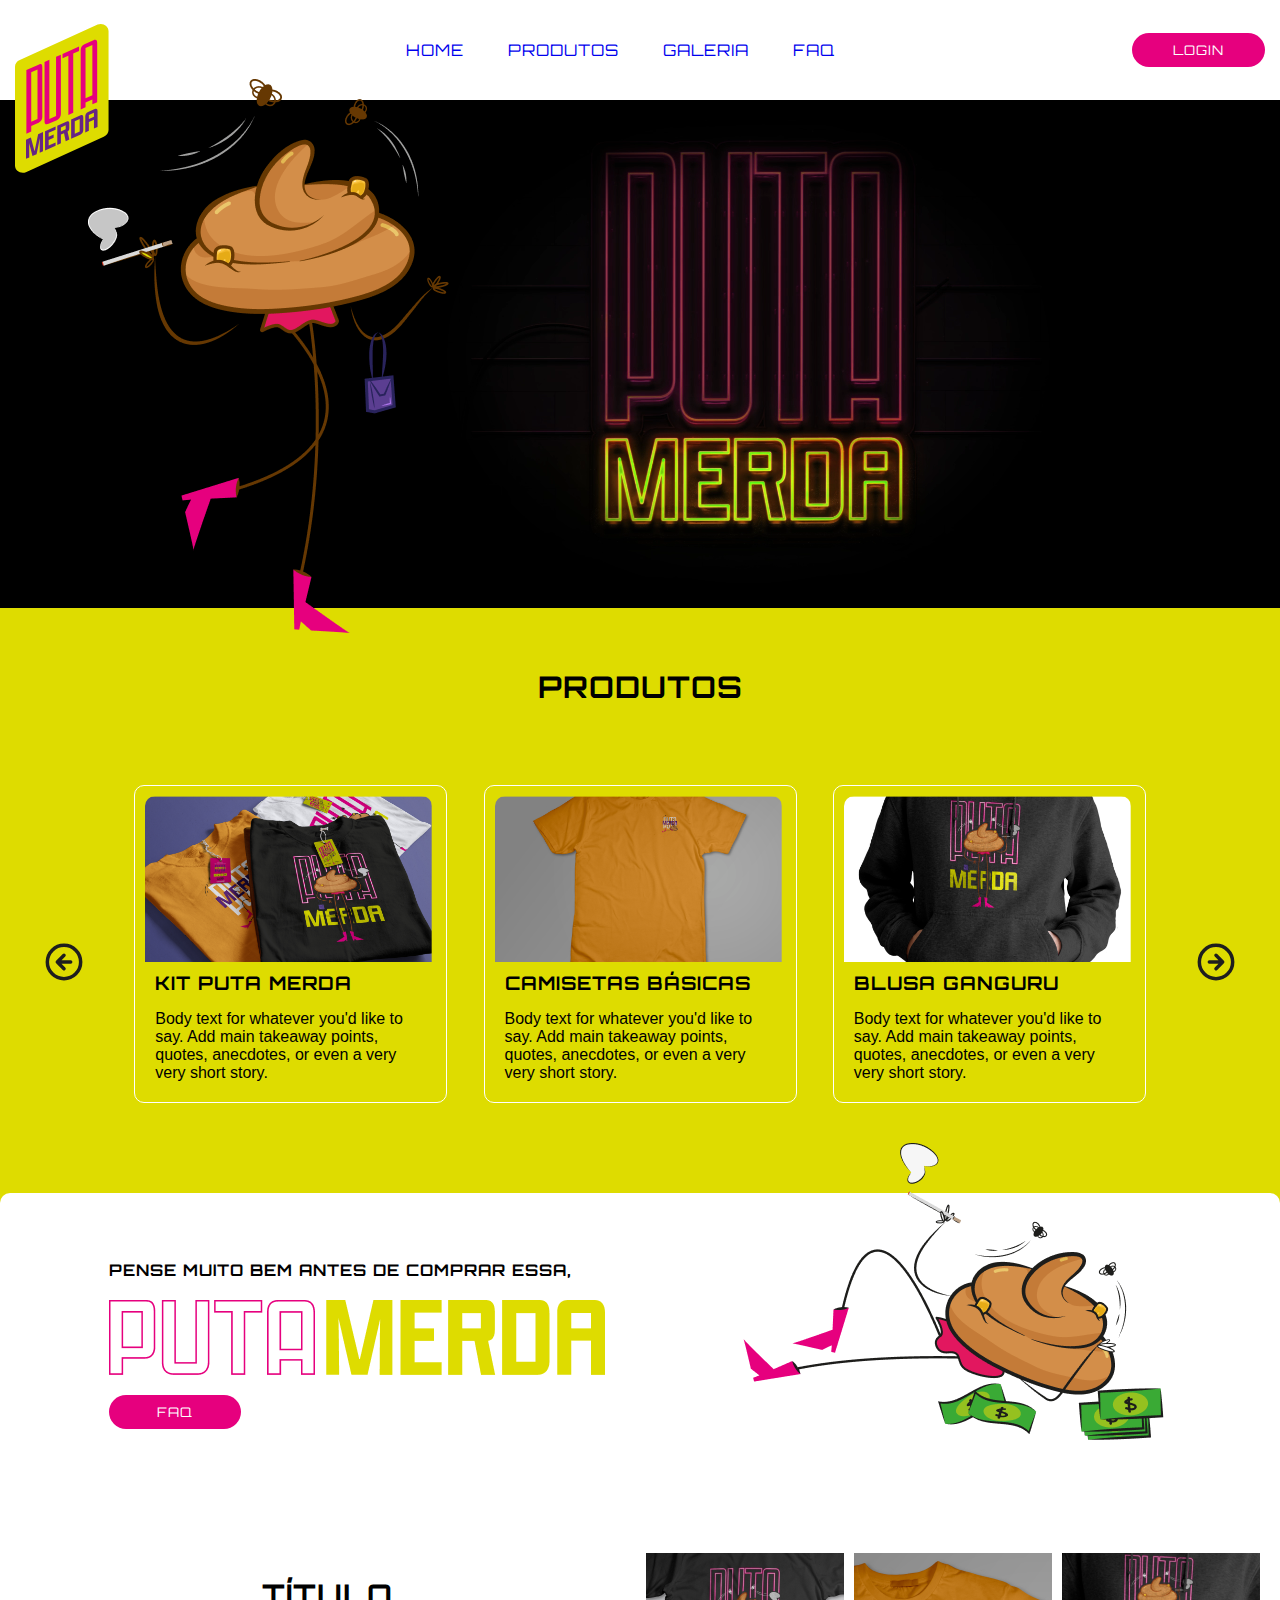
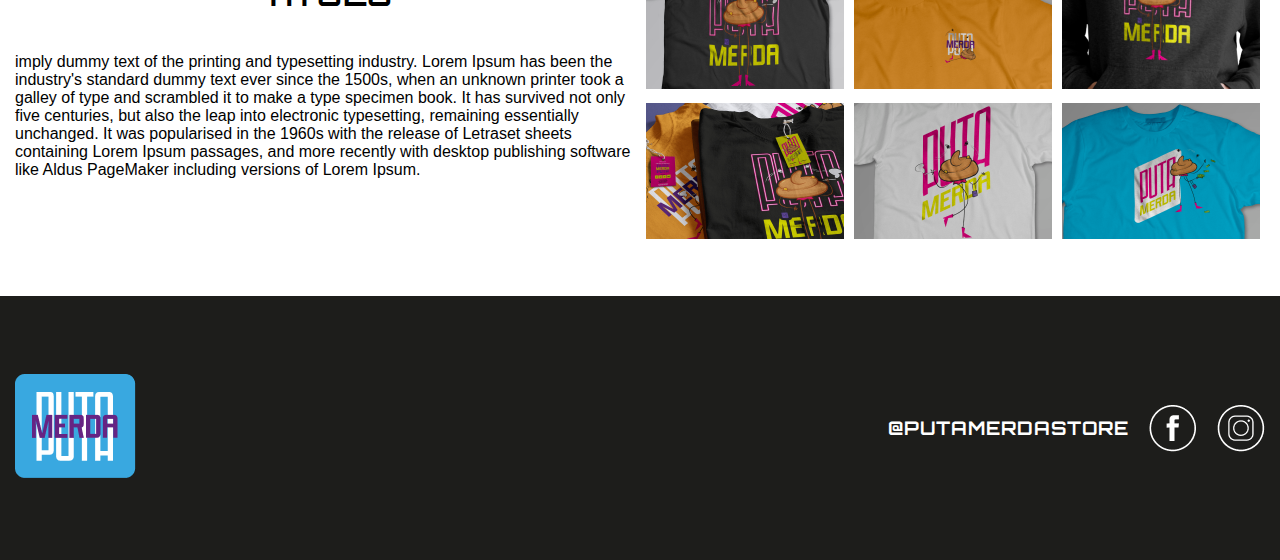
<file: index.html>
<!DOCTYPE html>
<html lang="pt-br">
  <head>
    <meta charset="UTF-8" />
    <meta name="viewport" content="width=device-width, initial-scale=1.0" />

    <link rel="stylesheet" href="style.css" />
    <link rel="icon" href="./img/fav_icon.svg" type="image/svg+xml" />
    <link rel="preconnect" href="https://fonts.googleapis.com" />
    <link rel="preconnect" href="https://fonts.gstatic.com" crossorigin />
    <link
      href="https://fonts.googleapis.com/css2?family=Noto+Sans:ital,wght@0,100..900;1,100..900&family=Orbitron:wght@400..900&display=swap"
      rel="stylesheet"
    />
    <title>home_PutaMerda</title>
  </head>
  <body>
    <header class="header grid">
      <a href="./index.html"
        ><img class="header__logo" src="./img/PMBrand.svg" alt="" srcset=""
      /></a>
      <nav>
        <ul class="header__menu">
          <li class="header__menuItem">
            <a class="header__menuLink" href="./index.html">home</a>
          </li>
          <li class="header__menuItem">
            <a class="header__menuLink" href="#produto">produtos</a>
          </li>
          <li class="header__menuItem">
            <a class="header__menuLink" href="#galeria">galeria</a>
          </li>
          <li class="header__menuItem">
            <a class="header__menuLink" href="./faq.html">FAQ</a>
          </li>
        </ul>
      </nav>
      <button
        class="header__menuButton"
        onclick="window.location.href='./login.html'"
      >
        login
      </button>
    </header>

    <section class="banner">
      <div class="banner__esquerda">
        <img
          src="./img/PutaMerda_personagem.png"
          alt="personagem_PutaMerda"
          srcset=""
        />
      </div>
      <!-- <div class="banner__direita">
        <img src="./img/neon.png" alt="escrita_PutaMerda" srcset="" />
        <img
          class="banner__direitaMoney"
          src="./img/money.png"
          alt="ilustraçao_dinheiro"
          srcset=""
        /> -->

        <video autoplay muted loop src="./img/NEON_PutaMerda_CANVA.mp4"></video>
      </div>
    </section>

    <main id="produto">
      <h2>produtos</h2>

      <div class="products__featured grid">
        <div class="arrow_previous">
          <img src="./img/arrow_previous.svg" alt="" />
        </div>

        <div class="products grid">
          <article class="products__card">
            <a class="card__link" href="./produtos.html"
              ><img
                class="card__img"
                src="./img/Image1.png"
                alt="kit de 3 camisetas da Puta Merda"
            /></a>
            <h3 class="card__title">kit Puta Merda</h3>
            <p class="card__text">
              Body text for whatever you'd like to say. Add main takeaway
              points, quotes, anecdotes, or even a very very short story.
            </p>
          </article>
          <article class="products__card">
            <a class="card__link" href="./produtos2.html"
              ><img
                class="card__img"
                src="./img/Image2.png"
                alt="kit de 3 camisetas da Puta Merda"
            /></a>
            <h3 class="card__title">Camisetas básicas</h3>
            <p class="card__text">
              Body text for whatever you'd like to say. Add main takeaway
              points, quotes, anecdotes, or even a very very short story.
            </p>
          </article>
          <article class="products__card">
            <a class="card__link" href="./produtos3.html"
              ><img
                class="card__img"
                src="./img/Image3.png"
                alt="kit de 3 camisetas da Puta Merda"
            /></a>
            <h3 class="card__title">Blusa ganguru</h3>
            <p class="card__text">
              Body text for whatever you'd like to say. Add main takeaway
              points, quotes, anecdotes, or even a very very short story.
            </p>
          </article>
        </div>

        <div class="arrow_next">
          <img src="./img/arrow_next.svg" alt="" />
        </div>
      </div>
    </main>

    <section class="banner_FAQ">
      <div class="banner_FAQleft">
        <h4>pense muito bem antes de comprar essa,</h4>
        <img
          class="texto1"
          src="./img/putaMerda.png"
          alt="escrita puta merda"
        />
        <img
          class="texto2"
          src="./img/putaMerda_vert.png"
          alt="escrita puta merda"
        />
        <button onclick="window.location.href='./faq.html'">FAQ</button>
      </div>
      <div class="banner_FAQright">
        <img
          src="./img/PutaMerda_personagemDeitada.png"
          alt="Personagem puta merda deitada"
        />
      </div>
    </section>

    <section class="grid" id="galeria">
      <div class="gallery ">
        <div class="gallery_left">
          <h2>Título</h2>
          <p>
            imply dummy text of the printing and typesetting industry. Lorem
            Ipsum has been the industry's standard dummy text ever since the
            1500s, when an unknown printer took a galley of type and scrambled
            it to make a type specimen book. It has survived not only five
            centuries, but also the leap into electronic typesetting, remaining
            essentially unchanged. It was popularised in the 1960s with the
            release of Letraset sheets containing Lorem Ipsum passages, and more
            recently with desktop publishing software like Aldus PageMaker
            including versions of Lorem Ipsum.
          </p>
        </div>
        <div class="gallery_right">
          <img src="./img/galeria__01.png" alt="" />
          <img src="./img/galeria__02.png" alt="" />
          <img src="./img/galeria__03.png" alt="" />
          <img src="./img/galeria__04.png" alt="" />
          <img src="./img/galeria__05.png" alt="" />
          <img src="./img/galeria__06.png" alt="" />
        </div>
      </div>
    </section>

    <footer>
      <div class="footer grid">
        <div class="logo_footer">
          <a href="./index.html"><img src="./img/PMBrand_2.png" alt="" /></a>
        </div>
        <div class="menu"></div>
        <div class="social_media">
          <h3>@putamerdastore</h3>
          <img src="./img/face_icon.png" alt="" srcset="" />
          <img src="./img/inst_icon.png" alt="" srcset="" />
        </div>
      </div>
    </footer>
  </body>
</html>
</file>
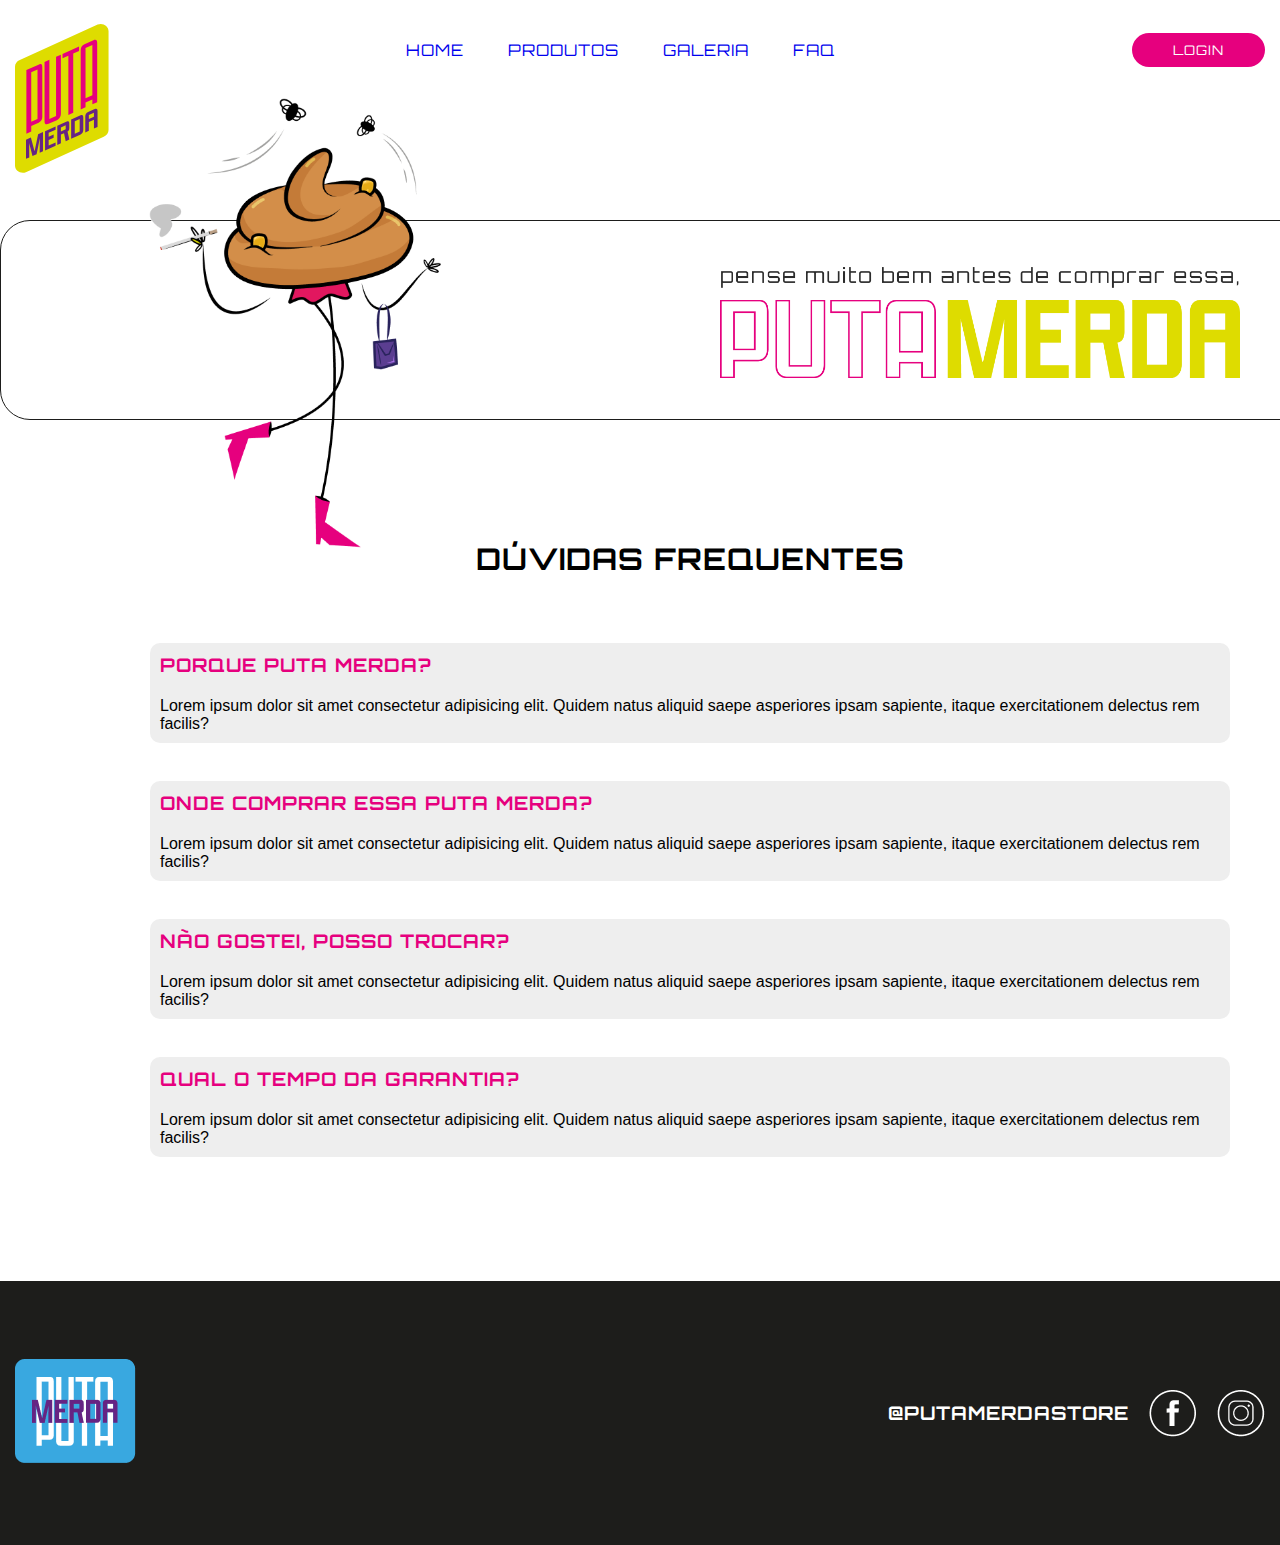
<file: faq.html>
<!DOCTYPE html>
<html lang="pt-br">
  <head>
    <meta charset="UTF-8" />
    <meta name="viewport" content="width=device-width, initial-scale=1.0" />
    <link rel="stylesheet" href="style.css" />
    <link rel="icon" href="./img/fav_icon.svg" type="image/svg+xml" />
    <link rel="preconnect" href="https://fonts.googleapis.com" />
    <link rel="preconnect" href="https://fonts.gstatic.com" crossorigin />
    <link
      href="https://fonts.googleapis.com/css2?family=Noto+Sans:ital,wght@0,100..900;1,100..900&family=Orbitron:wght@400..900&display=swap"
      rel="stylesheet"
    />
    <title>fac_PutaMerda</title>
  </head>
  <body>
    <header class="header grid">
      <a href="./index.html"
        ><img class="header__logo" src="./img/PMBrand.svg" alt="" srcset=""
      /></a>
      <nav class="">
        <ul class="header__menu">
          <li class="header__menuItem">
            <a class="header__menuLink" href="./index.html">home</a>
          </li>
          <li class="header__menuItem">
            <a class="header__menuLink" href="./index.html#produtos"
              >produtos</a
            >
          </li>
          <li class="header__menuItem">
            <a class="header__menuLink" href="./index.html#galeria">galeria</a>
          </li>
          <li class="header__menuItem">
            <a class="header__menuLink" href="./faq.html">FAQ</a>
          </li>
        </ul>
      </nav>
      <button
        class="header__menuButton"
        onclick="window.location.href='./login.html'"
      >
        login
      </button>
    </header>

    <div class="faq">
      <img class="faq_img" src="./img/PutaMerda_personagem_or.png" alt="" />
      <img class="faq_text" src="./img/faq_img.png" alt="" />
    </div>

   

    <section class="duvidas grid">
      <h2>Dúvidas frequentes</h2>
<br>
<br>
      
      <div class="painel">
        <h3>Porque puta merda?</h3>
        <p>
          Lorem ipsum dolor sit amet consectetur adipisicing elit. Quidem natus
          aliquid saepe asperiores ipsam sapiente, itaque exercitationem
          delectus rem facilis?
        </p>
        
      </div>
      <br>
      <div class="painel">
        <h3>onde comprar essa puta merda?</h3>
        <p>
          Lorem ipsum dolor sit amet consectetur adipisicing elit. Quidem natus
          aliquid saepe asperiores ipsam sapiente, itaque exercitationem
          delectus rem facilis?
        </p>
      </div>
      <br>
      <div class="painel">
        <h3>não gostei, posso trocar?</h3>
        <p>
          Lorem ipsum dolor sit amet consectetur adipisicing elit. Quidem natus
          aliquid saepe asperiores ipsam sapiente, itaque exercitationem
          delectus rem facilis?
        </p>
      </div>
      <br>
      <div class="painel">
        <h3>qual o tempo da garantia?</h3>
        <p>
          Lorem ipsum dolor sit amet consectetur adipisicing elit. Quidem natus
          aliquid saepe asperiores ipsam sapiente, itaque exercitationem
          delectus rem facilis?
        </p>
      </div>
      <br>

    </section>

    <footer>
      <div class="footer grid">
        <div class="logo_footer">
          <a href="./index.html"><img src="./img/PMBrand_2.png" alt="" /></a>
        </div>
        <div class="menu"></div>
        <div class="social_media">
          <h3>@putamerdastore</h3>
          <img src="./img/face_icon.png" alt="" srcset="" />
          <img src="./img/inst_icon.png" alt="" srcset="" />
        </div>
      </div>
    </footer>


  </body>
</html>
</file>
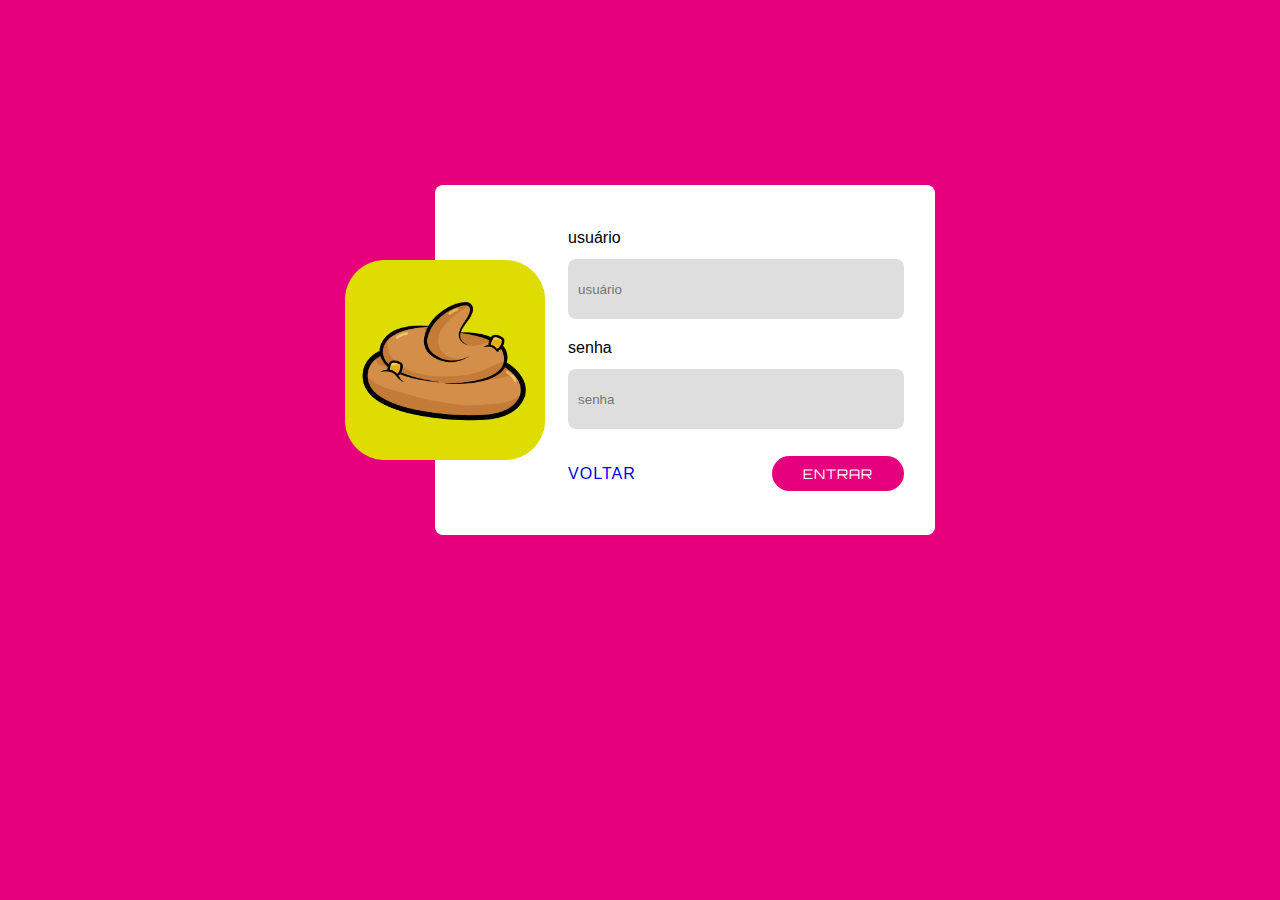
<file: login.html>
<!DOCTYPE html>
<html lang="pt-br">
  <head>
    <meta charset="UTF-8" />
    <meta name="viewport" content="width=device-width, initial-scale=1.0" />
    <link rel="stylesheet" href="style.css" />
    <link rel="icon" href="./img/fav_icon.svg" type="image/svg+xml" />
    <link rel="preconnect" href="https://fonts.googleapis.com" />
    <link rel="preconnect" href="https://fonts.gstatic.com" crossorigin />
    <link
      href="https://fonts.googleapis.com/css2?family=Noto+Sans:ital,wght@0,100..900;1,100..900&family=Orbitron:wght@400..900&display=swap"
      rel="stylesheet"
    />
    <title>login_PutaMerda</title>
  </head>
  <body class="login">
    <div class="login__content">
      <img src="./img/icon_login.png" alt="" class="login__img">
      <div class="login__itens">
        <form action="">
          <label for="">usuário</label>
          <input type="text" placeholder="usuário">
          <label for="">senha</label>
          <input type="text" placeholder="senha">
        </form>

        <div class="login__action">
          <a href="./index.html"><p>voltar</p></a>
          <button>entrar</button>
        </div>
      </div>
    </div>

  </body>
</html>
</file>
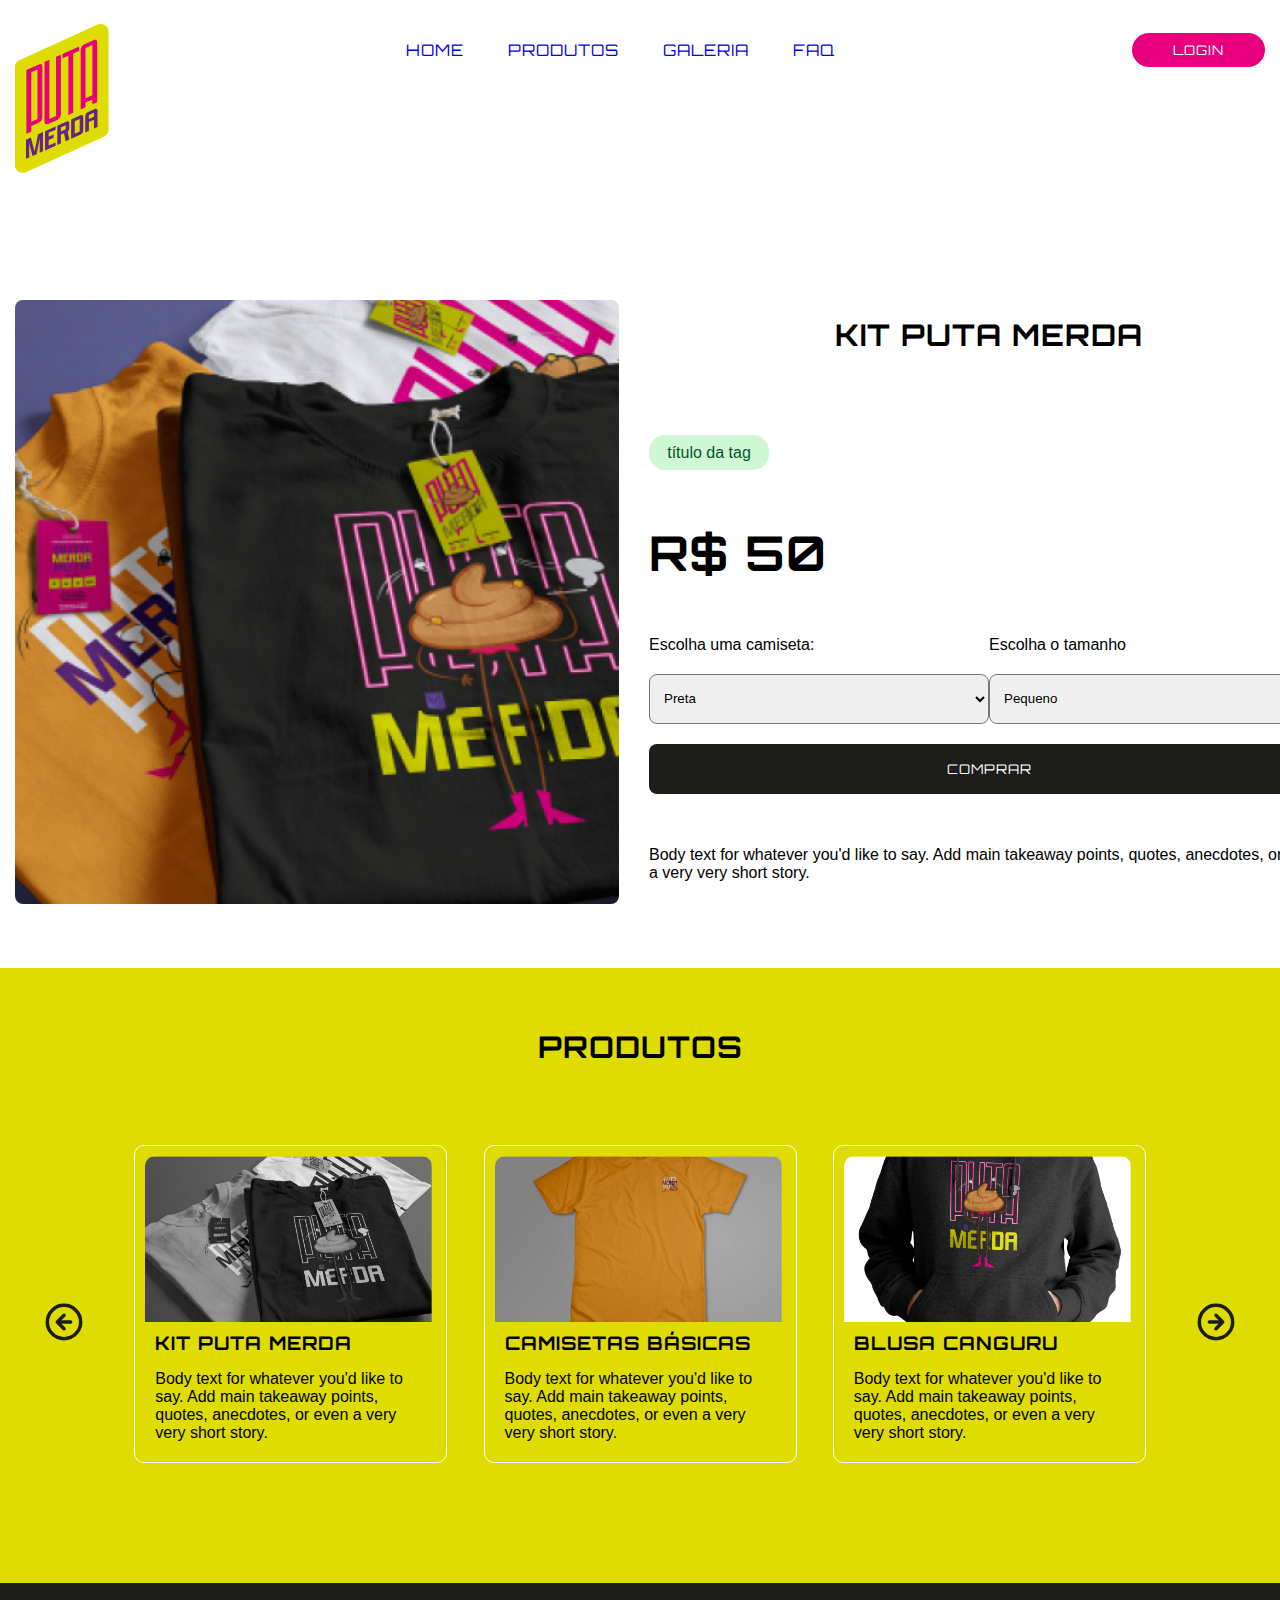
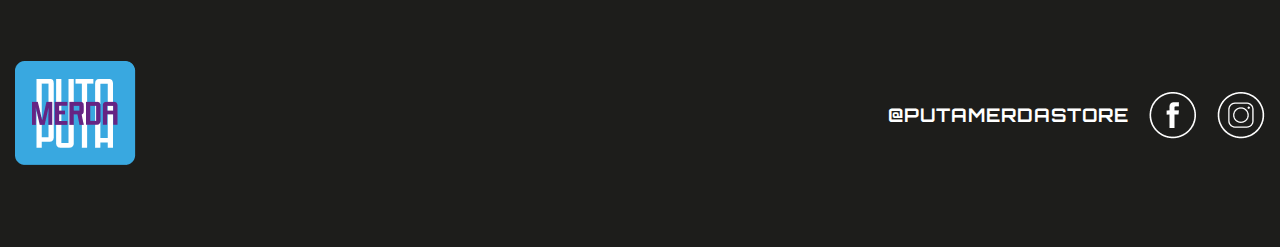
<file: produtos.html>
<!DOCTYPE html>
<html lang="pt-br">
  <head>
    <meta charset="UTF-8" />
    <meta name="viewport" content="width=device-width, initial-scale=1.0" />
    <link rel="stylesheet" href="style.css" />
    <link rel="icon" href="./img/fav_icon.svg" type="image/svg+xml" />
    <link rel="preconnect" href="https://fonts.googleapis.com" />
    <link rel="preconnect" href="https://fonts.gstatic.com" crossorigin />
    <link
      href="https://fonts.googleapis.com/css2?family=Noto+Sans:ital,wght@0,100..900;1,100..900&family=Orbitron:wght@400..900&display=swap"
      rel="stylesheet"
    />
    <title>produtos_PutaMerda</title>
  </head>
  <body>
    <header class="header grid">
      <a href="./index.html"
        ><img class="header__logo" src="./img/PMBrand.svg" alt="" srcset=""
      /></a>
      <nav class="">
        <ul class="header__menu">
          <li class="header__menuItem">
            <a class="header__menuLink" href="./index.html">home</a>
          </li>
          <li class="header__menuItem">
            <a class="header__menuLink" href="./index.html#produtos"
              >produtos</a
            >
          </li>
          <li class="header__menuItem">
            <a class="header__menuLink" href="./index.html#galeria">galeria</a>
          </li>
          <li class="header__menuItem">
            <a class="header__menuLink" href="./faq.html">FAQ</a>
          </li>
        </ul>
      </nav>
      <button
        class="header__menuButton"
        onclick="window.location.href='./login.html'"
      >
        login
      </button>
    </header>

    <section class="destaque grid">
      <div class="destaque_img">
        <img class="img__like" src="./img/Icon Button_like.png" alt="" />
        <img
          class="img__produto"
          src="./img/Image1_G.png"
          alt="produto em destaque"
        />
      </div>
      <div class="destaque__content">
        <h2>kit puta merda</h2>
        <div class="tag"><p>título da tag</p></div>
        <h2 class="price">R$ 50</h2>

        <div>
          <div class="fields">
            <div class="fields__item">
              <label for="camisetas">Escolha uma camiseta:</label>
              <select id="camisetas" name="camisetas">
                <option value="preta">Preta</option>
                <option value="branca">Branca</option>
                <option value="cinza">Cinza</option>
              </select>
            </div>

            <div class="fields__item">
              <label for="tamanhos"> Escolha o tamanho</label>
              <select id="tamanhos" name="tamanhos">
                <option value="pequena">Pequeno</option>
                <option value="media">Médio</option>
                <option value="grande">Grande</option>
              </select>
            </div>
          </div>

          <button onclick="window.location.href='./login.html'">comprar</button>
          
        </div>

        <p class="description">
          Body text for whatever you'd like to say. Add main takeaway points,
          quotes, anecdotes, or even a very very short story.
        </p>
      </div>
    </section>

    <section class="carrossel">
      <h2>produtos</h2>

      <div class="products__featured grid">
        <div class="arrow_previous">
          <img src="./img/arrow_previous.svg" alt="" />
        </div>

        <div class="products grid">
          <article class="products__card">
            <a class="card__link" href="./produtos.html"
              ><img
                class="card__img gray"
                src="./img/Image1.png"
                alt="kit de 3 camisetas da Puta Merda"
            /></a>
            <h3 class="card__title">kit Puta Merda</h3>
            <p class="card__text">
              Body text for whatever you'd like to say. Add main takeaway
              points, quotes, anecdotes, or even a very very short story.
            </p>
          </article>
          <article class="products__card">
            <a class="card__link" href="./produtos2.html"
              ><img
                class="card__img"
                src="./img/Image2.png"
                alt="kit de 3 camisetas da Puta Merda"
            /></a>
            <h3 class="card__title">Camisetas básicas</h3>
            <p class="card__text">
              Body text for whatever you'd like to say. Add main takeaway
              points, quotes, anecdotes, or even a very very short story.
            </p>
          </article>
          <article class="products__card">
            <a class="card__link" href="./produtos3.html"
              ><img
                class="card__img"
                src="./img/Image3.png"
                alt="kit de 3 camisetas da Puta Merda"
            /></a>
            <h3 class="card__title">Blusa canguru</h3>
            <p class="card__text">
              Body text for whatever you'd like to say. Add main takeaway
              points, quotes, anecdotes, or even a very very short story.
            </p>
          </article>
        </div>

        <div class="arrow_next">
          <img src="./img/arrow_next.svg" alt="" />
        </div>
      </div>
    </section>

    <footer>
      <div class="footer grid">
        <div class="logo_footer">
          <a href="./index.html"><img src="./img/PMBrand_2.png" alt="" /></a>
        </div>
        <div class="menu"></div>
        <div class="social_media">
          <h3>@putamerdastore</h3>
          <img src="./img/face_icon.png" alt="" srcset="" />
          <img src="./img/inst_icon.png" alt="" srcset="" />
        </div>
      </div>
    </footer>
  </body>
</html>
</file>
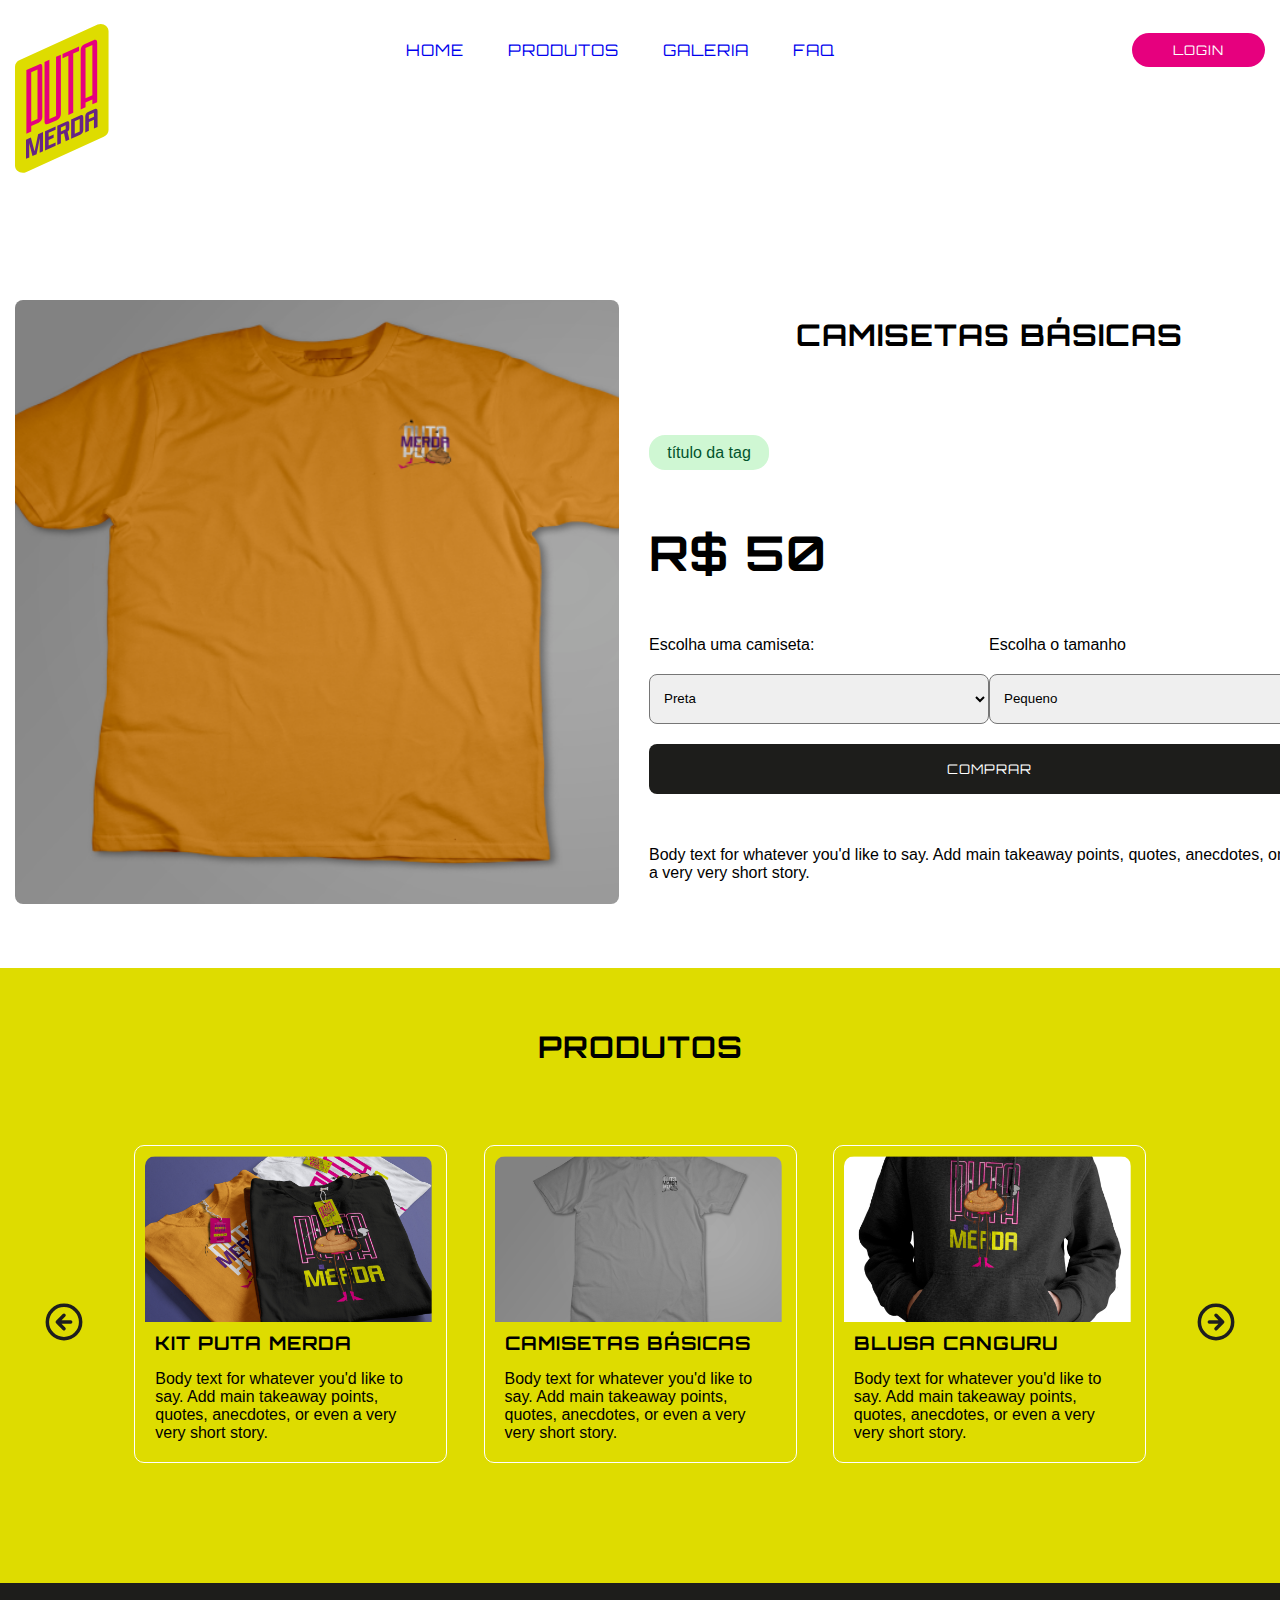
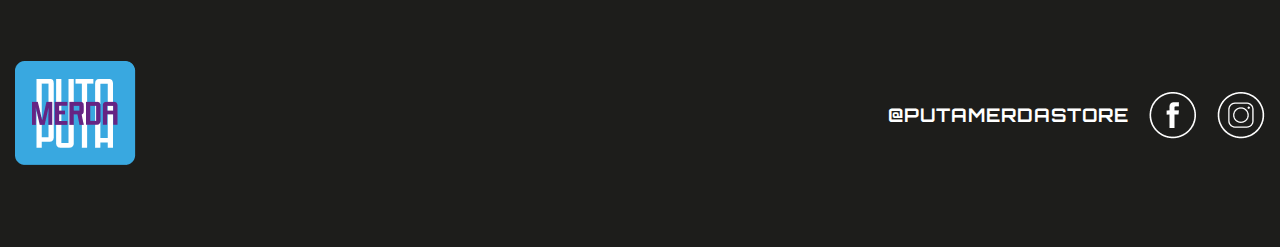
<file: produtos2.html>
<!DOCTYPE html>
<html lang="pt-br">
  <head>
    <meta charset="UTF-8" />
    <meta name="viewport" content="width=device-width, initial-scale=1.0" />
    <link rel="stylesheet" href="style.css" />
    <link rel="icon" href="./img/fav_icon.svg" type="image/svg+xml" />
    <link rel="preconnect" href="https://fonts.googleapis.com" />
    <link rel="preconnect" href="https://fonts.gstatic.com" crossorigin />
    <link
      href="https://fonts.googleapis.com/css2?family=Noto+Sans:ital,wght@0,100..900;1,100..900&family=Orbitron:wght@400..900&display=swap"
      rel="stylesheet"
    />
    <title>produtos_PutaMerda</title>
  </head>
  <body>
    <header class="header grid">
      <a href="./index.html"
        ><img class="header__logo" src="./img/PMBrand.svg" alt="" srcset=""
      /></a>
      <nav class="">
        <ul class="header__menu">
          <li class="header__menuItem">
            <a class="header__menuLink" href="./index.html">home</a>
          </li>
          <li class="header__menuItem">
            <a class="header__menuLink" href="./index.html#produtos"
              >produtos</a
            >
          </li>
          <li class="header__menuItem">
            <a class="header__menuLink" href="./index.html#galeria">galeria</a>
          </li>
          <li class="header__menuItem">
            <a class="header__menuLink" href="./faq.html">FAQ</a>
          </li>
        </ul>
      </nav>
      <button
        class="header__menuButton"
        onclick="window.location.href='./login.html'"
      >
        login
      </button>
    </header>

    <section class="destaque grid">
      <div class="destaque_img">
        <img class="img__like" src="./img/Icon Button_like.png" alt="" />
        <img
          class="img__produto"
          src="./img/Image2_G.png"
          alt="produto em destaque"
        />
      </div>
      <div class="destaque__content">
        <h2>Camisetas básicas</h2>
        <div class="tag"><p>título da tag</p></div>
        <h2 class="price">R$ 50</h2>

        <div>
          <div class="fields">
            <div class="fields__item">
              <label for="camisetas">Escolha uma camiseta:</label>
              <select id="camisetas" name="camisetas">
                <option value="preta">Preta</option>
                <option value="branca">Branca</option>
                <option value="cinza">Cinza</option>
              </select>
            </div>

            <div class="fields__item">
              <label for="tamanhos"> Escolha o tamanho</label>
              <select id="tamanhos" name="tamanhos">
                <option value="pequena">Pequeno</option>
                <option value="media">Médio</option>
                <option value="grande">Grande</option>
              </select>
            </div>
          </div>

          <button onclick="window.location.href='./login.html'">comprar</button>
        </div>

        <p class="description">
          Body text for whatever you'd like to say. Add main takeaway points,
          quotes, anecdotes, or even a very very short story.
        </p>
      </div>
    </section>

    <section class="carrossel">
      <h2>produtos</h2>

      <div class="products__featured grid">
        <div class="arrow_previous">
          <img src="./img/arrow_previous.svg" alt="" />
        </div>

        <div class="products grid">
          <article class="products__card">
            <a class="card__link" href="./produtos.html"
              ><img
                class="card__img"
                src="./img/Image1.png"
                alt="kit de 3 camisetas da Puta Merda"
            /></a>
            <h3 class="card__title">kit Puta Merda</h3>
            <p class="card__text">
              Body text for whatever you'd like to say. Add main takeaway
              points, quotes, anecdotes, or even a very very short story.
            </p>
          </article>
          <article class="products__card">
            <a class="card__link" href="./produtos2.html"
              ><img
                class="card__img gray"
                src="./img/Image2.png"
                alt="kit de 3 camisetas da Puta Merda"
            /></a>
            <h3 class="card__title">Camisetas básicas</h3>
            <p class="card__text">
              Body text for whatever you'd like to say. Add main takeaway
              points, quotes, anecdotes, or even a very very short story.
            </p>
          </article>
          <article class="products__card">
            <a class="card__link" href="./produtos3.html"
              ><img
                class="card__img"
                src="./img/Image3.png"
                alt="kit de 3 camisetas da Puta Merda"
            /></a>
            <h3 class="card__title">Blusa canguru</h3>
            <p class="card__text">
              Body text for whatever you'd like to say. Add main takeaway
              points, quotes, anecdotes, or even a very very short story.
            </p>
          </article>
        </div>

        <div class="arrow_next">
          <img src="./img/arrow_next.svg" alt="" />
        </div>
      </div>
    </section>

    <footer>
      <div class="footer grid">
        <div class="logo_footer">
          <a href="./index.html"><img src="./img/PMBrand_2.png" alt="" /></a>
        </div>
        <div class="menu"></div>
        <div class="social_media">
          <h3>@putamerdastore</h3>
          <img src="./img/face_icon.png" alt="" srcset="" />
          <img src="./img/inst_icon.png" alt="" srcset="" />
        </div>
      </div>
    </footer>
  </body>
</html>
</file>
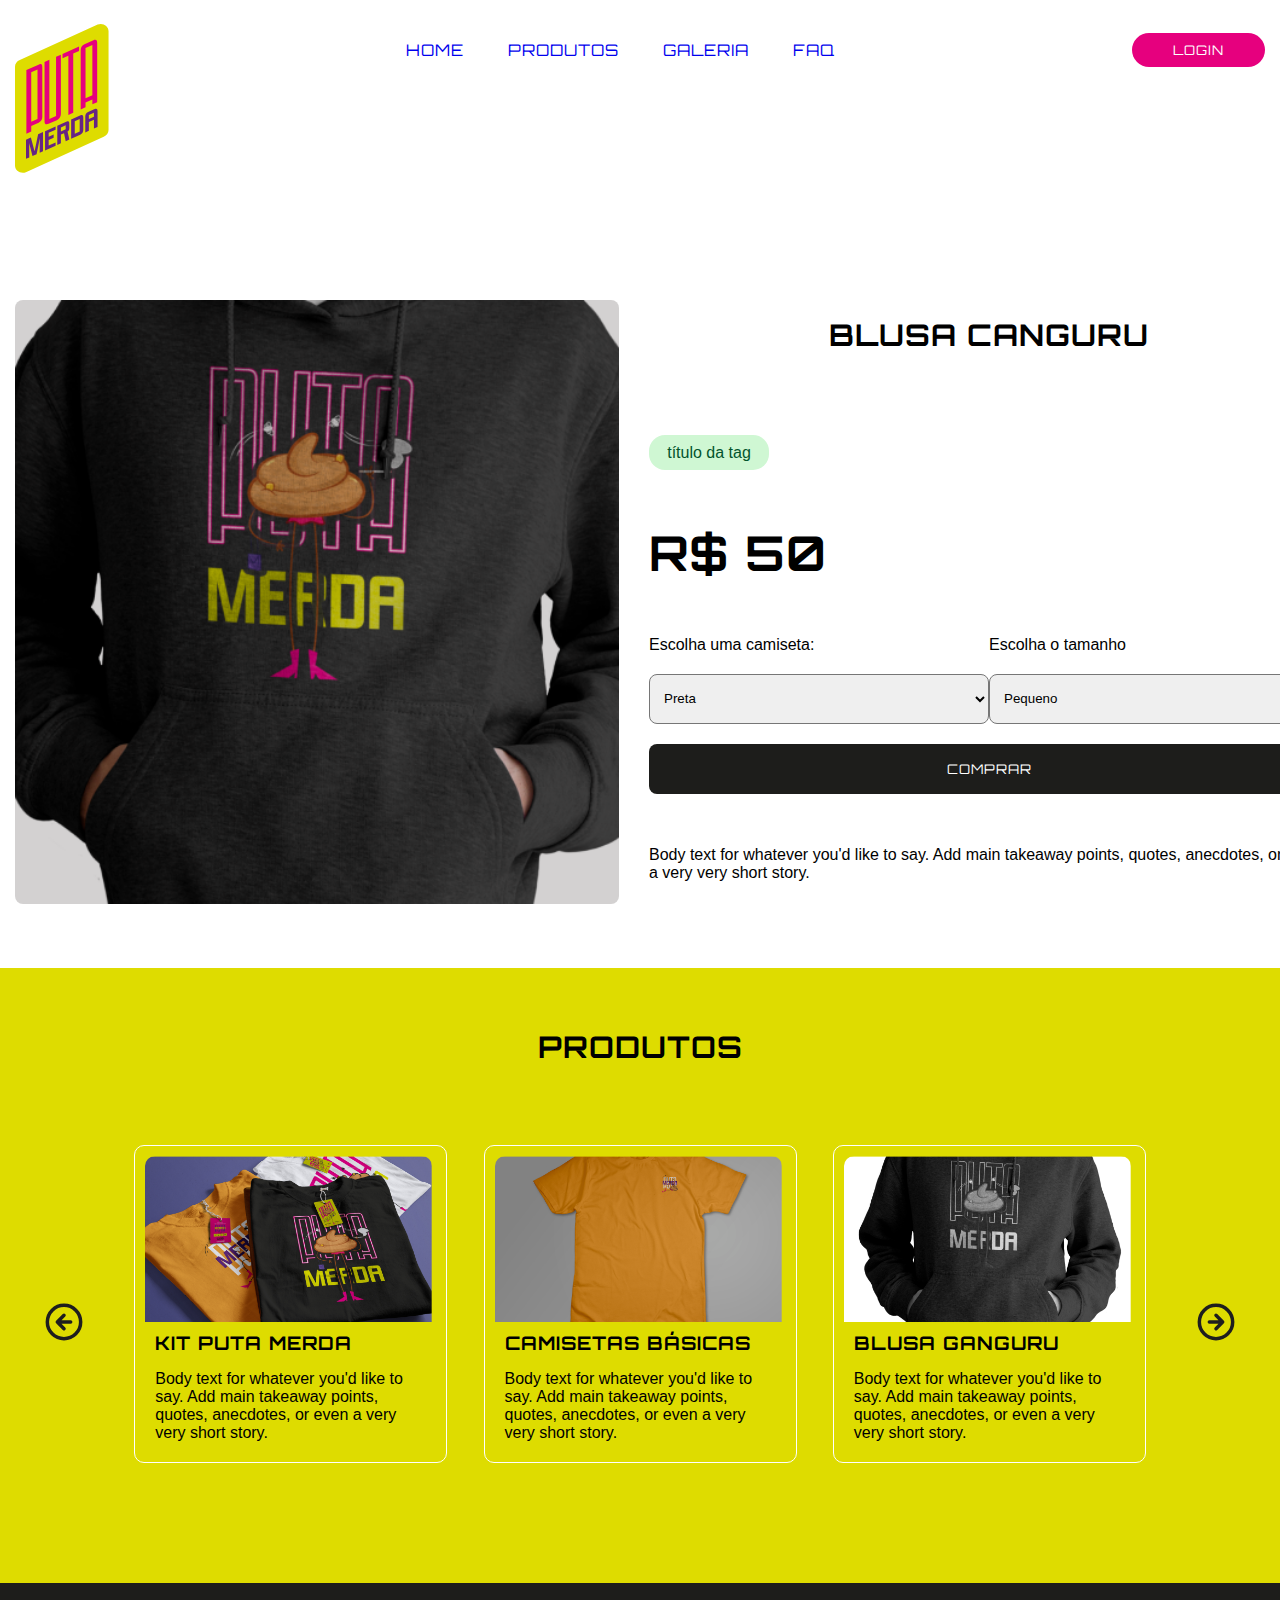
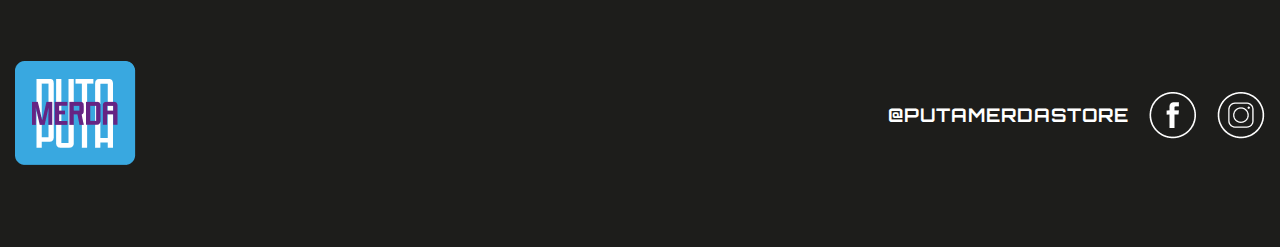
<file: produtos3.html>
<!DOCTYPE html>
<html lang="pt-br">
  <head>
    <meta charset="UTF-8" />
    <meta name="viewport" content="width=device-width, initial-scale=1.0" />
    <link rel="stylesheet" href="style.css" />
    <link rel="icon" href="./img/fav_icon.svg" type="image/svg+xml" />
    <link rel="preconnect" href="https://fonts.googleapis.com" />
    <link rel="preconnect" href="https://fonts.gstatic.com" crossorigin />
    <link
      href="https://fonts.googleapis.com/css2?family=Noto+Sans:ital,wght@0,100..900;1,100..900&family=Orbitron:wght@400..900&display=swap"
      rel="stylesheet"
    />
    <title>produtos_PutaMerda</title>
  </head>
  <body>
    <header class="header grid">
      <a href="./index.html"
        ><img class="header__logo" src="./img/PMBrand.svg" alt="" srcset=""
      /></a>
      <nav class="">
        <ul class="header__menu">
          <li class="header__menuItem">
            <a class="header__menuLink" href="./index.html">home</a>
          </li>
          <li class="header__menuItem">
            <a class="header__menuLink" href="./index.html#produtos"
              >produtos</a
            >
          </li>
          <li class="header__menuItem">
            <a class="header__menuLink" href="./index.html#galeria">galeria</a>
          </li>
          <li class="header__menuItem">
            <a class="header__menuLink" href="./faq.html">FAQ</a>
          </li>
        </ul>
      </nav>
      <button
        class="header__menuButton"
        onclick="window.location.href='./login.html'"
      >
        login
      </button>
    </header>

    <section class="destaque grid">
      <div class="destaque_img">
        <img class="img__like" src="./img/Icon Button_like.png" alt="" />
        <img
          class="img__produto"
          src="./img/Image3_G.png"
          alt="produto em destaque"
        />
      </div>
      <div class="destaque__content">
        <h2>Blusa canguru</h2>
        <div class="tag"><p>título da tag</p></div>
        <h2 class="price">R$ 50</h2>

        <div>
          <div class="fields">
            <div class="fields__item">
              <label for="camisetas">Escolha uma camiseta:</label>
              <select id="camisetas" name="camisetas">
                <option value="preta">Preta</option>
                <option value="branca">Branca</option>
                <option value="cinza">Cinza</option>
              </select>
            </div>

            <div class="fields__item">
              <label for="tamanhos"> Escolha o tamanho</label>
              <select id="tamanhos" name="tamanhos">
                <option value="pequena">Pequeno</option>
                <option value="media">Médio</option>
                <option value="grande">Grande</option>
              </select>
            </div>
          </div>

          <button onclick="window.location.href='./login.html'">comprar</button>
        </div>

        <p class="description">
          Body text for whatever you'd like to say. Add main takeaway points,
          quotes, anecdotes, or even a very very short story.
        </p>
      </div>
    </section>

    <section class="carrossel">
      <h2>produtos</h2>

      <div class="products__featured grid">
        <div class="arrow_previous">
          <img src="./img/arrow_previous.svg" alt="" />
        </div>

        <div class="products grid">
          <article class="products__card">
            <a class="card__link" href="./produtos.html"
              ><img
                class="card__img"
                src="./img/Image1.png"
                alt="kit de 3 camisetas da Puta Merda"
            /></a>
            <h3 class="card__title">kit Puta Merda</h3>
            <p class="card__text">
              Body text for whatever you'd like to say. Add main takeaway
              points, quotes, anecdotes, or even a very very short story.
            </p>
          </article>
          <article class="products__card">
            <a class="card__link" href="./produtos2.html"
              ><img
                class="card__img"
                src="./img/Image2.png"
                alt="kit de 3 camisetas da Puta Merda"
            /></a>
            <h3 class="card__title">Camisetas básicas</h3>
            <p class="card__text">
              Body text for whatever you'd like to say. Add main takeaway
              points, quotes, anecdotes, or even a very very short story.
            </p>
          </article>
          <article class="products__card">
            <a class="card__link" href="./produtos3.html"
              ><img
                class="card__img gray"
                src="./img/Image3.png"
                alt="kit de 3 camisetas da Puta Merda"
            /></a>
            <h3 class="card__title">blusa ganguru</h3>
            <p class="card__text">
              Body text for whatever you'd like to say. Add main takeaway
              points, quotes, anecdotes, or even a very very short story.
            </p>
          </article>
        </div>

        <div class="arrow_next">
          <img src="./img/arrow_next.svg" alt="" />
        </div>
      </div>
    </section>

    <footer>
      <div class="footer grid">
        <div class="logo_footer">
          <a href="./index.html"><img src="./img/PMBrand_2.png" alt="" /></a>
        </div>
        <div class="menu"></div>
        <div class="social_media">
          <h3>@putamerdastore</h3>
          <img src="./img/face_icon.png" alt="" srcset="" />
          <img src="./img/inst_icon.png" alt="" srcset="" />
        </div>
      </div>
    </footer>
  </body>
</html>
</file>
<file: style.css>
@import url("https://fonts.googleapis.com/css2?family=Noto+Sans:ital,wght@0,100..900;1,100..900&family=Orbitron:wght@400..900&display=swap");

* {
  margin: 0;
  padding: 0;
  box-sizing: border-box;
  list-style: none;
  scroll-behavior: smooth;
}

:root {
  --color-black01: #000000;
  --color-black: #1d1d1b;
  --color-gray:#eeeeee;
  --color-white: #ffffff;
  --color-primary1: #662483;
  --color-primary2: #39a8e0;
  --color-primary3: #e6007e;
  --color-primary4: #dedc00;
  --color-secondary1: #d38e49;
  --color-secondary2: #c47b38;
  --color-secondary3: #9f4316;
  --color-tagBG: #cff7d3;
  --color-tag: #02542d;
}

h1,
h2,
h3,
h4,
a,
button,
summary {
  font-family: "Orbitron", sans-serif;
  text-transform: uppercase;
  letter-spacing: 1px;
  text-decoration: none;
}

h2 {
  font-size: 30px;
  text-align: center;
  margin: 30px;
}



p,
label {
  font-family: Verdana, Geneva, Tahoma, sans-serif;
}

a {
  text-decoration: none;
}

a:hover {
  text-decoration: line-through var(--color-primary3) 6px solid;
}

.header {
  width: 100%;
  height: 100px;
  display: flex;
  align-items: center;
  justify-content: space-between;
}

.header__logo {
  margin-top: 100px;
}

.header__menuItem {
  display: inline-block;
  justify-content: space-between;
}

.header__menuLink {
  text-align: center;
  list-style: none;
  background-color: var(--color-white);
  width: 90px;
  margin: 20px;
}

.header__menuButton,
button {
  width: 132.72px;
  height: 34.44px;
  border: none;
  border-radius: 27px;
  background-color: var(--color-primary3);
  color: var(--color-white);
  cursor: pointer;
}

.banner {
  height: 508px;
  background-color: var(--color-black01);
  display: flex;
  align-items: center;
  justify-content: center;
}

.banner video {
  height: 508px;
  z-index: 0;
  margin-left: -150px;
}

.banner__esquerda {
  z-index: 1;
}

.banner__direita {
  margin-top: 50px;
  display: flex;
  flex-direction: column;
  align-items: center;
  justify-content: space-between;
}

.banner__direitaMoney {
  margin-top: 60px;
  width: 107.76px;
}

main {
  background-color: var(--color-primary4);
  padding: 30px;
}

.products__featured,
.products {
  padding: 60px;
  display: flex;
  flex-direction: row;
  align-items: center;
  justify-content: space-evenly;
  overflow: hidden;
}

.products__card {
  width: 313px;
  padding: 10px;
  border-radius: 10px;
  display: flex;
  flex-direction: column;
  border: 1px solid var(--color-white);
  margin-top: 50px;
  margin-bottom: 90px;
  transition: transform 0.3s;
}

.products__card:hover {
  transform: scale(1.05);
}

.card__img {
  width: 287px;
  border-radius: 10px 10px 0 0;
}

.gray {
  filter: grayscale(100%);
  cursor: auto;
}

.arrow_previous,
.arrow_next {
  cursor: pointer;
}

.card__title {
  padding: 5px 10px;
  text-align: left;
}

.card__text {
  padding: 10px 10px;
}

.banner_FAQ {
  display: flex;
  flex-direction: row;
  align-items: center;
  justify-content: space-around;
  background-color: var(--color-white);
  margin: 0 auto;
  max-width: 1416px;
  margin-top: -30px;
  border-radius: 10px;
  padding: 40px;
}

.banner_FAQleft {
  display: flex;
  flex-direction: column;
}

.banner_FAQleft h4 {
  margin-bottom: 20px;
}

.banner_FAQleft button {
  width: 132.72px;
  height: 34.44px;
  border: none;
  border-radius: 27px;
  margin-top: 20px;
  background-color: var(--color-primary3);
  color: var(--color-white);
  cursor: pointer;
}

.banner_FAQright {
  margin-top: -90px;
}

.grid {
  width: 100%;
  max-width: 1416px;
  margin: 0 auto;
  padding: 0 15px;
}

.gallery {
  display: flex;
  justify-content: space-around;
  height: 300px;
  margin: 50px 0;
}

.gallery_left {
  display: flex;
  flex-direction: column;
  width: 50%;
}

.gallery_left p {
  margin-top: 10px;
}

.gallery_right {
  display: flex;
  flex-wrap: wrap;
  align-items: center;
  justify-content: center;
  width: 50%;
}

.gallery_right img {
  width: 198px;
  height: 136px;
  margin: 5px;
  object-fit: cover;
}

.destaque {
  background-color: var(--color-white);
  margin-top: 160px;
  margin-bottom: 60px;
  display: flex;
  justify-content: space-between;
  gap: 30px;
}

.tag {
  width: 120px;
  height: 35px;
  display: flex;
  justify-content: center;
  align-items: center;
  border-radius: 16px;
  text-align: center;
  background-color: var(--color-tagBG);
  color: var(--color-tag);
}

.destaque__img {
  display: flex;
  align-items: center;
}

.img__produto {
  width: 604px;
  border-radius: 8px;
}

.img__like {
  position: relative;
  top: -550px;
  left: 50px;
  transition: transform 0.3s;
}

.img__like:hover {
  transform: scale(1.3);
}

.destaque__content {
  display: flex;
  flex-direction: column;
  justify-content: space-around;
  flex: 1;
}

.fields {
  display: flex;
  flex-direction: row;
  justify-content: space-between;
}

.fields__item {
  display: flex;
  flex-direction: column;
}

#tamanhos,
#camisetas {
  width: 340px;
  height: 50px;
  margin: 20px 0;
  border-radius: 8px;
  padding: 10px;
}

.destaque button {
  width: 100%;
  height: 50px;
  border-radius: 8px;
  border: none;
  background-color: var(--color-black);
  color: var(--color-white);
  cursor: pointer;
}

.carrossel {
  background-color: var(--color-primary4);
  padding: 30px;
}

.price {
  text-align: left;
  margin: 0;
  font-size: 48px;
}

footer,
.footer {
  display: flex;
  flex-direction: row;
  align-items: center;
  justify-content: space-between;
  height: 264px;
  background-color: var(--color-black);
}

footer h3 {
  color: var(--color-white);
}

.social_media {
  display: flex;
  flex-direction: row;
  align-items: center;
  gap: 20px;
}

/* página login */

.login {
  background-color: var(--color-primary3);
}

.login__content {
  width: 80vw;
  height: 80vh;

  margin: 0 auto;
  display: flex;
  flex-direction: row;
  align-items: center;
  justify-content: center;
}

.login__content img {
  width: 200px;
  margin-right: -110px;
  z-index: 1;
}

.login__itens {
  background-color: var(--color-white);
  display: flex;
  justify-content: space-around;
  flex-direction: column;
  border-radius: 8px;

  width: 500px;
  height: 350px;

  padding: 3% 3% 3% 13%;
}

form {
  display: flex;
  flex-direction: column;
}

form input {
  background-color: rgb(222, 222, 222);
  border: none;
  border-radius: 8px;
  height: 60px;
  padding: 10px;
  margin-top: 12px;
}
form label:not(:first-child) {
  margin-top: 20px;
}

.login__action {
  display: flex;
  flex-direction: row;
  justify-content: space-between;
  align-items: center;
}

.content {
  position: absolute;
  top: 50%;
  left: 50%;
  transform: translate(-50%, -50%);
  max-width: 1416px;
  width: 100%;
  margin: 0;
  display: flex;
  flex-direction: row;
  justify-content: space-between;
}

.texto2 {
  display: none;
}

.faq {
  display: flex;
  align-items: center;
  justify-content: space-around;
  width: 1380px;
  height: 200px;
  border: 1px solid var(--color-black);
  margin: 120px auto;
  border-radius: 30px;
}

.faq_img{
  width: 300px;
}
.faq_text {
  width: 520px;
}


.painel{
  width: 80%;
  height: 100px;

  margin: 10px auto;
  padding: 10px;
  
  
  background-color: var(--color-gray);
  border-radius: 10px;

  p{
    margin-top: 20px;
  }
}

.painel h3{
  color: var(--color-primary3);
}

.duvidas {
  width: 1380px;
  margin: 96px auto;
  
}

.duvidas h2 {
  text-align: center;
  margin-bottom: 20px;
}


.list__faq {
  margin-bottom: 50px;
}

@media (max-width: 768px) {
  .header {
    flex-direction: column;
    height: auto;
    padding: 20px;
  }

  .header__menu,
  .header__menuButton {
    display: none;
  }

  .header__menuItem {
    width: 100%;
    text-align: center;
  }

  .header__menuLink {
    width: 100%;
    margin: 10px 0;
  }

  .banner {
    flex-direction: column;
    height: auto;
    gap: 20px;
    padding: 20px;
  }

  .banner__direita,
  .banner video {
    display: none;
  }

  .banner__direitaMoney {
    margin-top: 20px;
    width: 80px;
  }

  main {
    padding: 20px;
  }

  .products__featured,
  .products {
    flex-direction: column;
    padding: 20px;
  }

  .products__card {
    width: 100%;
    margin-bottom: 40px;
  }

  .arrow_previous,
  .arrow_next {
    display: none;
  }
  .card__link {
    display: flex;
    justify-content: center;
  }

  .card__img {
    width: 100%;
  }

  .banner_FAQ {
    flex-direction: column;
    padding: 20px;
  }

  .banner_FAQ h4 {
    text-align: center;
    font-size: 20px;
    margin: 30px auto;
  }

  .banner_FAQright {
    display: none;
    margin-top: 20px;
  }

  .banner_FAQ button {
    margin: 20px auto;
  }

  .texto1 {
    display: none;
    width: 100px;
  }

  .texto2 {
    display: block;
    width: 60%;
    margin: 0 auto;
  }

  .gallery {
    flex-direction: column;
    height: auto;
  }

  .gallery p {
    padding: 20px;
    text-align: center;
  }

  .gallery_left {
    width: 100%;
    padding-right: 20;
    
  }

  .gallery_right {
    margin-top: 30px;
    width: 100%;
    justify-content: space-around;
  }

  .logo_footer {
    margin: 20px;
  }

  .destaque {
    flex-direction: column;
    margin-top: 80px;
    gap: 20px;
  }

  .img__produto {
    width: 100%;
  }

  .img__like {
    top: -400px;
    left: 20px;
  }

  .fields {
    flex-direction: column;
  }

  #tamanhos,
  #camisetas {
    width: 100%;
    margin: 10px 0;
  }

  .login__content {
    flex-direction: column;
    height: auto;
  }

  .login__itens {
    width: 100%;
    padding: 20px;
    margin-top: 20px;
  }

  .login__content img {
    margin: 0 auto;
    margin-bottom: -50px;
  }

  .footer {
    flex-direction: column;
    height: auto;
    padding: 20px;
  }

  .social_media {
    flex-direction: column;
    gap: 10px;
  }

  .faq {
    width: 100%;
    padding: 20px;
  }

  .duvidas {
    width: 100%;
    padding: 20px;
  }

  .accordion {
    padding: 20px;
  }

  .accordion__content {
    padding: 10px;
  }

  .header__logo {
    margin-top: 10px;
  }
}
</file>
